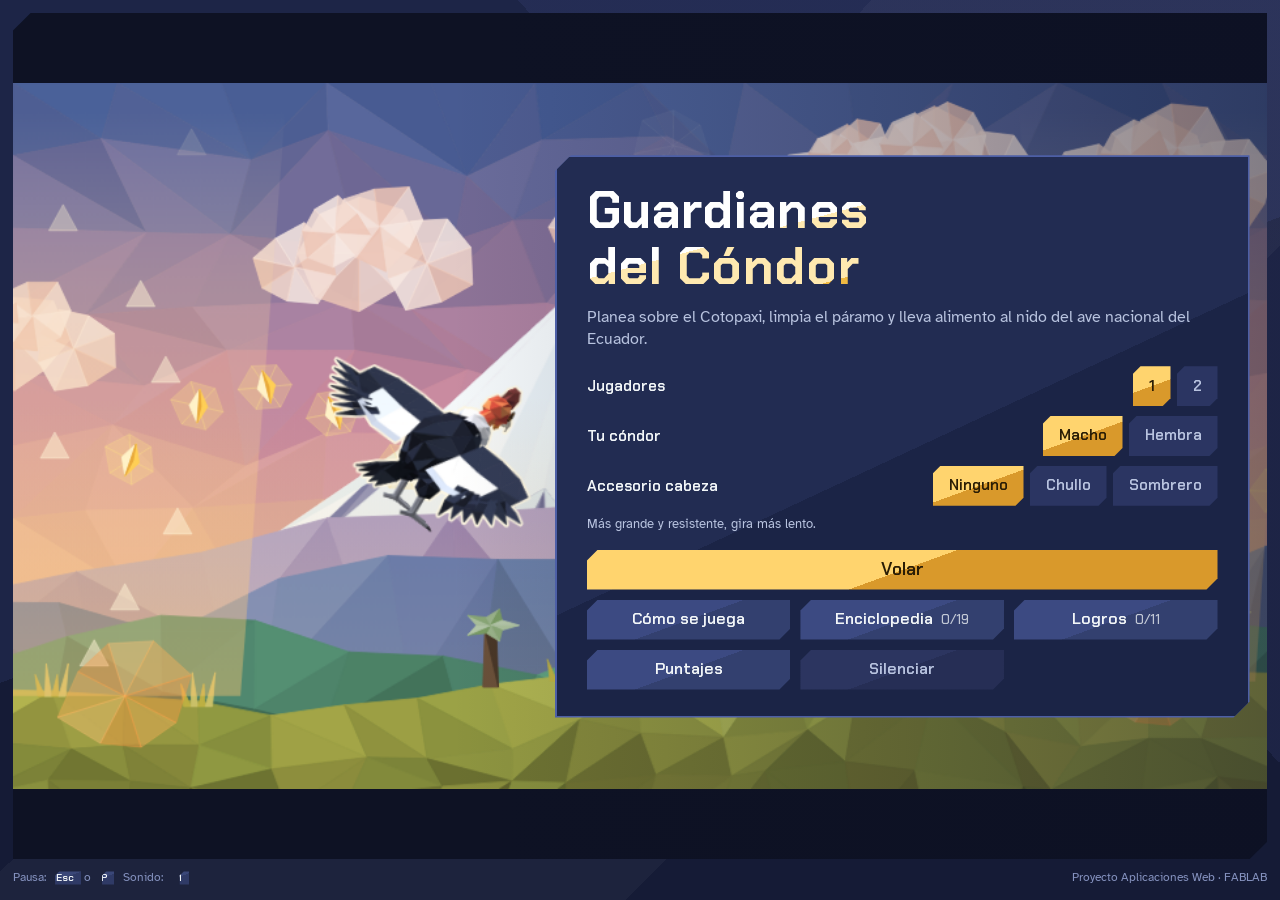
<file: static/index.html>
<!DOCTYPE html>
<html lang="es">
<head>
<meta charset="utf-8">
<meta name="viewport" content="width=device-width, initial-scale=1, viewport-fit=cover">
<meta name="theme-color" content="#1b2340">
<title>Guardianes del Cóndor · Cumbres Low-Poly</title>
<link rel="preconnect" href="https://fonts.googleapis.com">
<link rel="preconnect" href="https://fonts.gstatic.com" crossorigin>
<link rel="stylesheet" href="https://fonts.googleapis.com/css2?family=Chakra+Petch:wght@500;600;700&family=Atkinson+Hyperlegible:wght@400;700&display=swap">
<link rel="stylesheet" href="css/estilos.css">
</head>
<body>
<div class="app">

  <header class="hud oculto" id="hud" aria-label="Estado del juego">
    <section class="jug" id="hud-j1">
      <div class="jug-cab"><span class="jug-nombre" id="hud-j1-nombre">Cóndor</span><span class="gemas" id="hud-j1-vidas" aria-label="Vidas"></span></div>
      <div class="barra" id="hud-j1-energia" role="progressbar" aria-label="Energía" aria-valuemin="0" aria-valuemax="100" aria-valuenow="100"><i></i></div>
      <div class="estado-fila">
        <span class="modo" id="hud-j1-modo" data-modo="planeando" title="Planeando: alas abiertas y quietas, gratis"><i></i><span>Planeando</span></span>
        <span class="poderes" id="hud-j1-poderes"></span>
      </div>
      <div class="vista" id="hud-j1-vista">Vista de cóndor lista</div>
    </section>

    <div class="centro">
      <div class="nivel-nombre" id="hud-nivel">Guardianes del Cóndor</div>
      <div class="ruta" title="Distancia al nido y puntos de control" aria-label="Progreso hacia el nido"><i id="hud-ruta"></i><span class="marcas" id="hud-marcas"></span><b id="hud-ruta-pin"></b></div>
      <div class="cifras">
        <span>Puntos <b id="hud-puntos">0</b></span>
        <span>Altitud <b id="hud-altitud">0</b> m</span>
        <span>Páramo limpio <b id="hud-limpio">0</b>%</span>
        <span class="combo">Planeo <b id="hud-combo">×1</b></span>
        <span>Datos <b id="hud-datos">0</b></span>
        <span>Control <b id="hud-control">0/3</b></span>
      </div>
    </div>

    <section class="jug der" id="hud-j2" hidden>
      <div class="jug-cab"><span class="jug-nombre" id="hud-j2-nombre">Jugador 2</span><span class="gemas" id="hud-j2-vidas" aria-label="Vidas"></span></div>
      <div class="barra" id="hud-j2-energia" role="progressbar" aria-label="Energía jugador 2" aria-valuemin="0" aria-valuemax="100" aria-valuenow="100"><i></i></div>
      <div class="estado-fila">
        <span class="modo" id="hud-j2-modo" data-modo="planeando" title="Planeando: alas abiertas y quietas, gratis"><i></i><span>Planeando</span></span>
        <span class="poderes" id="hud-j2-poderes"></span>
      </div>
      <div class="vista" id="hud-j2-vista">Vista de cóndor lista</div>
    </section>
  </header>

  <main class="escenario" id="escenario">
    <canvas id="lienzo" width="960" height="540" role="img" aria-label="Juego: vuela como un cóndor andino sobre el páramo del Cotopaxi"></canvas>
    <div class="avisos">
      <div class="consejo" id="consejo" hidden role="status"></div>
      <div class="toasts" id="toasts" aria-live="polite"></div>
    </div>
    <div class="capa" id="capa"></div>

    <div class="tactil" id="tactil" aria-label="Controles táctiles">
      <div class="grupo">
        <button type="button" data-tecla="ArrowLeft" aria-label="Ir a la izquierda">◀</button>
        <button type="button" data-tecla="ArrowRight" aria-label="Ir a la derecha">▶</button>
      </div>
      <div class="grupo">
        <button type="button" data-tecla="KeyV" aria-label="Vista de cóndor">◉</button>
        <button type="button" data-tecla="ArrowDown" aria-label="Picada">▼</button>
        <button type="button" class="grande" data-tecla="ArrowUp" aria-label="Aletear">▲</button>
      </div>
    </div>
  </main>

  <p class="girar" aria-hidden="true">Gira el celular en horizontal para jugar mejor.</p>

  <footer class="pie">
    <span>Pausa: <kbd>Esc</kbd> o <kbd>P</kbd> &nbsp; Sonido: <kbd>M</kbd></span>
    <span>Proyecto Aplicaciones Web · FABLAB</span>
  </footer>
</div>


<dialog class="visor" id="visor" aria-label="Tu cóndor en 3D">
  <div class="visor-caja">
    <canvas id="visor-lienzo" width="960" height="540" aria-label="Tu cóndor girando en 3D"></canvas>
    <button type="button" class="visor-cerrar" id="visor-cerrar" aria-label="Cerrar">✕</button>
    <div class="visor-controles">
      <label for="v3d-cabeza" class="etq">Cabeza:</label>
      <select id="v3d-cabeza" class="seg" aria-label="Accesorio de cabeza">
        <option value="ninguno">Sin accesorio</option>
        <option value="chullo">Chullo andino</option>
        <option value="sombrero">Sombrero andino</option>
      </select>
      <button type="button" class="btn principal" id="v3d-aletear">¡Aletear!</button>
    </div>
  </div>
</dialog>

<script src="js/datos.js"></script>
<script src="js/lowpoly.js"></script>
<script src="js/condor3d.js"></script>
<script src="js/sonido.js"></script>
<script src="js/interfaz.js"></script>
<script src="js/juego.js"></script>
</body>
</html>
</file>
<file: static/css/estilos.css>
/* =====================================================================
   Guardianes del Cóndor · Cumbres Low-Poly
   Lenguaje visual: todo está hecho de facetas planas. Los paneles y
   botones tienen esquinas cortadas (chaflán) y fondos de dos tonos con
   un corte diagonal duro, como las caras de una malla 3D.
   Tipografía: Chakra Petch (esquinas cortadas, como el diseño) y
   Atkinson Hyperlegible para los textos largos.
   ===================================================================== */
:root {
  color-scheme: dark;
  --noche: #151b36;
  --faceta-a: #222c52;
  --faceta-b: #1b2446;
  --borde: #4d5fa6;
  --nieve: #f2f6f8;
  --suave: #b8c3df;
  --ocre: #f0b942;
  --ocre-b: #d9992b;
  --cresta: #e2503a;
  --loma: #7fb85d;
  --cielo: #6fa8dc;
  --peligro: #ff6a5a;
  --corte: 16px;
  --display: "Chakra Petch", "Trebuchet MS", system-ui, sans-serif;
  --cuerpo: "Atkinson Hyperlegible", "Segoe UI", Verdana, sans-serif;
  --reserva: 196px;           /* alto que ocupan HUD y pie al calcular el tamaño del juego */
}

* { box-sizing: border-box; }
[hidden] { display: none !important; }
html, body { height: 100%; }
body {
  margin: 0;
  color: var(--nieve);
  font-family: var(--cuerpo);
  font-size: 16px;
  line-height: 1.5;
  background:
    linear-gradient(135deg, transparent 0 40%, rgba(255, 255, 255, .035) 40% 70%, transparent 70%),
    linear-gradient(225deg, rgba(90, 100, 180, .12) 0 35%, transparent 35%),
    linear-gradient(160deg, #1d2547 0 50%, #151b36 50% 100%);
  background-attachment: fixed;
}

.app {
  max-width: 1120px;
  margin: 0 auto;
  padding: 12px max(14px, env(safe-area-inset-right, 0px)) 14px max(14px, env(safe-area-inset-left, 0px));
  display: flex; flex-direction: column; gap: 10px;
}

kbd {
  font-family: var(--display); font-weight: 600; font-size: .82em;
  padding: 1px 7px; color: var(--nieve);
  background: linear-gradient(160deg, #3a4778 0 50%, #2f3a66 50% 100%);
  clip-path: polygon(4px 0, 100% 0, 100% calc(100% - 4px), calc(100% - 4px) 100%, 0 100%, 0 4px);
}
:focus-visible { outline: 3px solid var(--ocre); outline-offset: 2px; }

/* ---------- Superficies facetadas ---------- */
.panel {
  --c: var(--corte);
  position: relative;
  border: 2px solid transparent;
  background:
    linear-gradient(155deg, var(--faceta-a) 0 52%, var(--faceta-b) 52% 100%) padding-box,
    var(--borde) border-box;
  clip-path: polygon(var(--c) 0, 100% 0, 100% calc(100% - var(--c)), calc(100% - var(--c)) 100%, 0 100%, 0 var(--c));
  padding: 26px 30px;
  width: min(100%, 520px);
}
.panel.ancho { width: min(100%, 860px); }
h1, h2, h3 { font-family: var(--display); margin: 0; line-height: 1.1; }
h2 { font-size: clamp(1.5rem, 3.4vw, 2rem); font-weight: 700; }
h3 { font-size: 1.05rem; font-weight: 600; color: var(--ocre); margin-bottom: 6px; }
p { margin: 0 0 12px; }
.chico { font-size: .86rem; color: var(--suave); }

/* ---------- Botones ---------- */
.btn {
  --c: 11px;
  font: 600 1rem/1 var(--display); color: var(--nieve); cursor: pointer; border: 0;
  padding: 13px 20px; min-height: 46px;
  background: linear-gradient(160deg, #3c4a82 0 50%, #33406f 50% 100%);
  clip-path: polygon(var(--c) 0, 100% 0, 100% calc(100% - var(--c)), calc(100% - var(--c)) 100%, 0 100%, 0 var(--c));
  transition: filter .15s, transform .15s;
}
.btn:hover:not(:disabled) { filter: brightness(1.2); }
.btn:active:not(:disabled) { transform: translateY(1px); }
.btn small { font-weight: 500; opacity: .75; margin-left: 4px; }
.btn.principal {
  color: #2a1d05;
  background: linear-gradient(160deg, #ffd46e 0 50%, var(--ocre-b) 50% 100%);
  font-size: 1.12rem;
}
.btn.suave { background: linear-gradient(160deg, #2c3560 0 50%, #262e55 50% 100%); color: var(--suave); }
.btn:disabled { cursor: default; opacity: .9; }

.seg {
  --c: 8px;
  font: 600 .95rem/1 var(--display); color: var(--suave); cursor: pointer; border: 0; padding: 10px 16px; min-height: 40px;
  background: #2b3562;
  clip-path: polygon(var(--c) 0, 100% 0, 100% calc(100% - var(--c)), calc(100% - var(--c)) 100%, 0 100%, 0 var(--c));
}
.seg.activo { color: #2a1d05; background: linear-gradient(160deg, #ffd46e 0 50%, var(--ocre-b) 50% 100%); }
.grupo-seg, .filtros { display: flex; gap: 6px; flex-wrap: wrap; }
.filtros { margin: 4px 0 14px; }

/* ---------- HUD ---------- */
.hud {
  display: grid; grid-template-columns: minmax(0, 1fr) minmax(0, 1.25fr) minmax(0, 1fr); gap: 10px; align-items: stretch;
}
.hud.oculto { display: none; }
.jug, .centro {
  --c: 12px; position: relative; isolation: isolate; padding: 8px 14px 10px;
  background: var(--borde);
  clip-path: polygon(var(--c) 0, 100% 0, 100% calc(100% - var(--c)), calc(100% - var(--c)) 100%, 0 100%, 0 var(--c));
}
.jug::before, .centro::before {
  content: ""; position: absolute; inset: 2px; z-index: -1;
  background: linear-gradient(155deg, #1f2850 0 55%, #19213f 55% 100%);
  clip-path: polygon(calc(var(--c) - 1px) 0, 100% 0, 100% calc(100% - var(--c) + 1px), calc(100% - var(--c) + 1px) 100%, 0 100%, 0 calc(var(--c) - 1px));
}
.jug.der { grid-column: 3; text-align: right; }
.jug.fuera { opacity: .5; }
.jug-cab { display: flex; justify-content: space-between; align-items: center; gap: 8px; margin-bottom: 6px; }
.jug.der .jug-cab { flex-direction: row-reverse; }
.jug-nombre { font: 600 .95rem var(--display); }
.gemas { display: inline-flex; gap: 4px; }
.gema {
  width: 15px; height: 17px; display: block;
  background: linear-gradient(110deg, #ff8c78 0 50%, var(--cresta) 50% 100%);
  clip-path: polygon(50% 0, 100% 34%, 50% 100%, 0 34%);
}
.gema.perdida { background: #353e66; }
.barra {
  height: 14px; background: #10152b; overflow: hidden;
  clip-path: polygon(7px 0, 100% 0, calc(100% - 7px) 100%, 0 100%);
}
.barra i {
  display: block; height: 100%; width: 100%; transition: width .12s linear;
  background: linear-gradient(100deg, #a6e07c 0 50%, var(--loma) 50% 100%);
}
.barra.baja i { background: linear-gradient(100deg, #ff9c8a 0 50%, var(--peligro) 50% 100%); animation: pulso .6s steps(2) infinite; }
@keyframes pulso { 50% { filter: brightness(1.5); } }
.vista { margin-top: 5px; font-size: .78rem; color: var(--suave); }
.centro { display: flex; flex-direction: column; justify-content: center; align-items: center; gap: 6px; text-align: center; }
.nivel-nombre { font: 700 1rem var(--display); color: var(--ocre); }
.ruta { position: relative; width: 100%; height: 8px; background: #10152b; clip-path: polygon(4px 0, 100% 0, calc(100% - 4px) 100%, 0 100%); }
.ruta i { position: absolute; inset: 0 auto 0 0; width: 0; background: linear-gradient(100deg, #ffd46e 0 50%, var(--ocre-b) 50% 100%); }
.ruta b { position: absolute; top: -3px; width: 12px; height: 14px; margin-left: -6px; background: var(--nieve); clip-path: polygon(50% 0, 100% 100%, 0 100%); left: 0; transform: rotate(90deg); }
.cifras { display: flex; flex-wrap: wrap; justify-content: center; gap: 2px 14px; font-size: .84rem; color: var(--suave); }
.cifras b { color: var(--nieve); font: 700 .95rem var(--display); }
.cifras .caliente b { color: var(--ocre); }

/* ---------- Escenario ---------- */
.escenario {
  position: relative; margin: 0 auto; background: #0e1224;
  width: min(100%, calc((100dvh - var(--reserva)) * 16 / 9));
  aspect-ratio: 16 / 9; min-width: 280px;
  clip-path: polygon(18px 0, 100% 0, 100% calc(100% - 18px), calc(100% - 18px) 100%, 0 100%, 0 18px);
  overflow: hidden;
  touch-action: none; user-select: none; -webkit-user-select: none;
}
#lienzo { width: 100%; height: 100%; display: block; }

.capa {
  position: absolute; inset: 0; display: flex; justify-content: center; align-items: center; padding: 14px;
  overflow: auto; background: rgba(12, 16, 36, .62); z-index: 5;
}
.capa.centro-menu { background: linear-gradient(90deg, transparent 35%, rgba(12, 16, 36, .45)); padding-right: 3%; }
.capa.fondo-suave { background: rgba(12, 16, 36, .5); }
.capa:empty { display: none; }
.capa > .panel { margin: auto; max-height: 100%; overflow: auto; }
.capa.centro-menu > .panel { margin: auto 0 auto auto; width: min(100%, 440px); }
.capa > .panel::-webkit-scrollbar { width: 6px; }
.capa > .panel::-webkit-scrollbar-thumb { background: #4d5fa6; }

/* Menú */
.titulo {
  font-size: clamp(2rem, 6.4vw, 3.5rem); font-weight: 700; letter-spacing: .01em; margin-bottom: 10px;
  background: linear-gradient(165deg, #ffffff 0 34%, #ffe9b0 34% 58%, #f0b942 58% 80%, #d9992b 80% 100%);
  -webkit-background-clip: text; background-clip: text; color: transparent;
}
.lema { color: var(--suave); font-size: .98rem; }
.ajustes { margin: 14px 0 16px; display: grid; gap: 10px; }
.ajuste { display: flex; align-items: center; justify-content: space-between; gap: 10px; flex-wrap: wrap; }
.etq { font: 600 .95rem var(--display); }
.nota-ajuste { font-size: .84rem; color: var(--suave); margin: 0; }
.botones { display: grid; grid-template-columns: 1fr 1fr; gap: 10px; }
.botones .principal { grid-column: 1 / -1; }
.pausa .botones { grid-template-columns: 1fr; }

/* Textos de pantallas */
.num-nivel { font: 600 .9rem var(--display); color: var(--ocre); margin-bottom: 6px; }
.texto-intro { margin: 12px 0; font-size: 1.04rem; }
.chips { list-style: none; margin: 0 0 16px; padding: 0; display: flex; flex-wrap: wrap; gap: 8px; }
.chips li {
  font: 600 .88rem var(--display); padding: 5px 12px; color: #2a1d05;
  background: linear-gradient(160deg, #ffd46e 0 50%, var(--ocre-b) 50% 100%);
  clip-path: polygon(6px 0, 100% 0, calc(100% - 6px) 100%, 0 100%);
}
.acciones { display: flex; flex-wrap: wrap; gap: 10px; margin-top: 16px; }
.dos-col { display: grid; grid-template-columns: 1fr 1fr; gap: 22px; margin-top: 10px; }
.lista { margin: 0; padding-left: 18px; }
.lista li { margin-bottom: 6px; }

/* Tablas */
.tabla { width: 100%; border-collapse: collapse; font-size: .9rem; margin: 8px 0; }
.tabla th { text-align: left; font: 600 .86rem var(--display); color: var(--ocre); padding: 6px 8px; background: #19213f; }
.tabla td { padding: 6px 8px; border-bottom: 1px solid #2f3a6b; vertical-align: top; }
.tabla.chica td:last-child { text-align: right; }
.vacio { color: var(--suave); }

/* Estrellas y logros */
.estrellas { display: inline-flex; gap: 6px; margin: 8px 0; }
.estrella {
  width: 26px; height: 26px; display: block; background: #353e66;
  clip-path: polygon(50% 0, 62% 36%, 100% 38%, 70% 60%, 80% 100%, 50% 76%, 20% 100%, 30% 60%, 0 38%, 38% 36%);
}
.estrella.llena { background: linear-gradient(110deg, #ffe08a 0 50%, var(--ocre-b) 50% 100%); }
.criterios { list-style: none; margin: 4px 0 8px; padding: 0; font-size: .92rem; color: var(--suave); }
.criterios li::before { content: "▱ "; color: #5b6aa8; }
.criterios li.ok { color: var(--nieve); }
.criterios li.ok::before { content: "▰ "; color: var(--ocre); }
.rejilla-logros { list-style: none; margin: 12px 0 0; padding: 0; display: grid; grid-template-columns: 1fr 1fr; gap: 10px; }
.logro { display: flex; gap: 12px; align-items: center; padding: 10px 12px; background: #19213f; opacity: .55; }
.logro.ganado { opacity: 1; background: linear-gradient(155deg, #2e3a6b 0 55%, #273260 55% 100%); }
.logro div { display: flex; flex-direction: column; font-size: .86rem; color: var(--suave); }
.logro strong { font: 600 .98rem var(--display); color: var(--nieve); }
.medalla { flex: none; width: 28px; height: 32px; background: #3a4574; clip-path: polygon(50% 0, 100% 25%, 100% 75%, 50% 100%, 0 75%, 0 25%); }
.logro.ganado .medalla { background: linear-gradient(110deg, #ffe08a 0 50%, var(--ocre-b) 50% 100%); }

/* Enciclopedia */
.rejilla-datos { display: grid; grid-template-columns: repeat(auto-fill, minmax(230px, 1fr)); gap: 10px; }
.dato { padding: 12px 14px; background: linear-gradient(155deg, #2b3665 0 55%, #252f5a 55% 100%); font-size: .9rem; }
.dato h3 { font-size: 1rem; }
.dato p { margin: 0 0 8px; }
.dato small { color: var(--suave); display: block; font-size: .74rem; line-height: 1.35; }
.dato.bloqueado { background: #171e3c; color: #7885b3; }
.dato.bloqueado h3 { color: #7885b3; }

/* Preguntas */
.pregunta h2 { margin-bottom: 14px; font-size: clamp(1.2rem, 2.8vw, 1.5rem); }
.opciones-pregunta { display: grid; gap: 10px; }
.opcion { text-align: left; font-weight: 500; font-size: 1rem; line-height: 1.3; }
.opcion.correcta { background: linear-gradient(160deg, #8fd36a 0 50%, #6aae48 50% 100%); color: #10230a; }
.opcion.incorrecta { background: linear-gradient(160deg, #ff8b7a 0 50%, #d9503f 50% 100%); color: #2a0b07; }
.veredicto { font: 700 1.1rem var(--display); margin: 14px 0 6px; }
.veredicto.bien { color: #9be07a; }
.veredicto.mal { color: #ff9d8e; }

/* Final */
.gran-puntaje { font: 700 clamp(2rem, 7vw, 3rem) var(--display); color: var(--ocre); margin: 6px 0; }
.gran-puntaje small { font-size: 1rem; color: var(--suave); font-weight: 500; }
.mensaje-final { margin: 10px 0 14px; padding: 14px 16px; background: linear-gradient(155deg, #2e3a6b 0 55%, #273260 55% 100%); }
.mensaje-final p { margin: 0; }
.form-puntaje label { display: block; font: 600 .95rem var(--display); margin-bottom: 6px; }
.fila-form { display: flex; gap: 10px; flex-wrap: wrap; }
.fila-form input {
  flex: 1 1 180px; min-width: 0; font: 500 1rem var(--cuerpo); color: var(--nieve); padding: 11px 14px;
  background: #10152b; border: 2px solid #3a4778; border-radius: 0;
}
.mini-ranking { margin-top: 12px; }

/* ---------- Avisos dentro del juego ---------- */
.avisos { position: absolute; top: 12px; right: 12px; width: min(360px, 42%); z-index: 6; display: flex; flex-direction: column; align-items: flex-end; gap: 8px; pointer-events: none; }
.toasts { display: flex; flex-direction: column; gap: 8px; width: 100%; }
.toast {
  --c: 12px; padding: 10px 14px 10px 16px; font-size: .82rem; line-height: 1.38; animation: entra .35s ease-out;
  background: linear-gradient(155deg, rgba(27, 35, 72, .96) 0 55%, rgba(22, 29, 60, .96) 55% 100%);
  clip-path: polygon(var(--c) 0, 100% 0, 100% calc(100% - var(--c)), calc(100% - var(--c)) 100%, 0 100%, 0 var(--c));
}
.toast strong { display: block; font: 700 .92rem var(--display); color: var(--ocre); margin-bottom: 3px; }
.toast p { margin: 0 0 4px; }
.toast small { color: var(--suave); font-size: .68rem; display: block; }
.toast.trofeo { background: linear-gradient(155deg, #ffd46e 0 55%, var(--ocre-b) 55% 100%); color: #2a1d05; }
.toast.trofeo strong { color: #2a1d05; }
.toast.sale { opacity: 0; transform: translateX(16px); transition: all .4s; }
@keyframes entra { from { opacity: 0; transform: translateX(24px); } }
.consejo {
  text-align: right; font: 600 .92rem var(--display); padding: 8px 18px; color: #2a1d05;
  background: linear-gradient(160deg, #ffe08a 0 50%, var(--ocre) 50% 100%);
  clip-path: polygon(10px 0, 100% 0, calc(100% - 10px) 100%, 0 100%);
}
.consejo.entra { animation: baja .3s ease-out; }
@keyframes baja { from { opacity: 0; transform: translateY(-12px); } }

/* ---------- Controles táctiles ---------- */
.tactil { display: none; position: absolute; inset: auto 8px 8px 8px; justify-content: space-between; align-items: flex-end; z-index: 4; pointer-events: none; }
.tactil .grupo { display: flex; gap: 10px; align-items: flex-end; }
.tactil button {
  pointer-events: auto; width: 58px; height: 58px; border: 0; color: #fff; font-size: 22px; touch-action: none;
  background: linear-gradient(160deg, rgba(120, 140, 220, .55) 0 50%, rgba(70, 85, 160, .55) 50% 100%);
  clip-path: polygon(12px 0, 100% 0, 100% calc(100% - 12px), calc(100% - 12px) 100%, 0 100%, 0 12px);
  -webkit-tap-highlight-color: transparent;
}
.tactil button.grande { width: 76px; height: 76px; font-size: 30px; background: linear-gradient(160deg, rgba(255, 212, 110, .7) 0 50%, rgba(217, 153, 43, .7) 50% 100%); color: #2a1d05; }
.tactil button.pulsado { filter: brightness(1.5); }
@media (pointer: coarse) { .tactil { display: flex; } }

.girar { display: none; text-align: center; color: var(--suave); font-size: .85rem; margin: 0; }
.pie { display: flex; justify-content: space-between; flex-wrap: wrap; gap: 6px; font-size: .78rem; color: #8592bf; }

/* ---------- Adaptación a pantallas pequeñas ---------- */
@media (max-width: 880px) {
  .capa.centro-menu { padding-right: 14px; background: rgba(12, 16, 36, .55); }
  .capa.centro-menu > .panel { margin: auto; }
  .dos-col, .rejilla-logros { grid-template-columns: 1fr; }
  .panel { padding: 20px 20px; }
}
@media (max-width: 760px) {
  :root { --reserva: 190px; }
  .escenario { clip-path: none; }
  .hud { grid-template-columns: 1fr 1fr; grid-template-areas: "centro centro" "j1 j2"; gap: 8px; }
  .centro { grid-area: centro; }
  .jug { grid-area: j1; }
  .jug.der { grid-area: j2; grid-column: auto; }
  .hud.uno .jug { grid-column: 1 / -1; }
  .jug-nombre { font-size: .88rem; }
  .vista { display: none; }
  .nivel-nombre { font-size: .9rem; }
  .cifras { font-size: .76rem; gap: 0 10px; }
  /* avisos y controles táctiles salen del juego y se pegan al borde de la pantalla */
  .avisos { position: fixed; left: 10px; right: 10px; bottom: 96px; top: auto; width: auto; align-items: stretch; z-index: 30; }
  .consejo { text-align: center; }
  .toast p { font-size: .8rem; }
  .tactil { position: fixed; inset: auto 10px 10px 10px; z-index: 31; }
  .tactil button { width: 64px; height: 64px; }
  .tactil button.grande { width: 84px; height: 84px; }
}
@media (orientation: portrait) and (max-width: 700px) { .girar { display: block; } }

/* Teléfono en horizontal: el HUD se superpone al juego para dejarle toda la altura */
@media (max-height: 520px) and (orientation: landscape) {
  :root { --reserva: 10px; }
  .app { position: relative; padding: 5px; gap: 0; }
  .pie, .girar { display: none; }
  .hud {
    position: absolute; z-index: 7; top: 9px; left: 50%; transform: translateX(-50%); pointer-events: none;
    width: min(calc(100% - 10px), calc((100dvh - 10px) * 16 / 9 - 20px));
    grid-template-columns: 1fr 1.7fr 1fr; grid-template-areas: none; gap: 5px;
  }
  .centro, .jug, .jug.der { grid-area: auto; }
  .jug.der { grid-column: 3; }
  .hud.uno .jug { grid-column: 1; }
  .jug, .centro { padding: 3px 8px 5px; }
  .jug::before, .centro::before { opacity: .9; }
  .jug-cab { margin-bottom: 3px; }
  .jug-nombre, .vista, .nivel-nombre { display: none; }
  .cifras { font-size: .68rem; gap: 0 8px; }
  .cifras b { font-size: .8rem; }
  .barra { height: 9px; }
  .ruta { height: 6px; }
  .gema { width: 11px; height: 13px; }
  .escenario { clip-path: none; }
  .gran-puntaje { font-size: 1.8rem; }
  .panel { padding: 12px 16px; }
  .titulo { font-size: 1.8rem; margin-bottom: 2px; }
  .lema, .nota-ajuste { display: none; }
  .ajustes { margin: 4px 0 8px; gap: 4px; }
  .botones { gap: 6px; }
  .btn { padding: 8px 12px; min-height: 36px; font-size: .88rem; }
  .btn.principal { font-size: .98rem; }
  .seg { padding: 7px 12px; min-height: 32px; }
  h2 { font-size: 1.25rem; }
  .texto-intro, .dato p, .tabla { font-size: .84rem; }
  .avisos { top: 52px; right: 8px; width: min(300px, 40%); position: absolute; left: auto; bottom: auto; align-items: flex-end; }
  .consejo { font-size: .76rem; padding: 4px 12px; text-align: right; }
  .toast { font-size: .72rem; padding: 6px 10px; }
  .toast strong { font-size: .8rem; }
  .tactil { position: absolute; inset: auto 6px 6px 6px; }
  .tactil button { width: 50px; height: 50px; }
  .tactil button.grande { width: 64px; height: 64px; }
}
@media (prefers-reduced-motion: reduce) {
  .toast, .consejo.entra { animation: none; }
  .barra.baja i { animation: none; }
}

/* =====================================================================
   Visor 3D del cóndor: solo el cóndor girando y el botón de aletear
   ===================================================================== */
.visor { border: 0; padding: 0; background: transparent; color: var(--nieve); width: min(920px, 96vw); max-width: none; max-height: 96dvh; overflow: visible; }
.visor::backdrop { background: rgba(8, 10, 26, .85); }
.visor[open] { animation: visor-entra .35s ease-out; }
@keyframes visor-entra { from { opacity: 0; transform: translateY(18px) scale(.97); } }
.visor-caja { position: relative; display: grid; justify-items: center; gap: 12px; }
#visor-lienzo {
  width: 100%; height: auto; max-height: calc(96dvh - 80px); aspect-ratio: 16 / 9; display: block; cursor: grab; touch-action: none; background: #5f8fcb;
  clip-path: polygon(18px 0, 100% 0, 100% calc(100% - 18px), calc(100% - 18px) 100%, 0 100%, 0 18px);
}
#visor-lienzo:active { cursor: grabbing; }
.visor-cerrar {
  --c: 9px; position: absolute; top: 12px; right: 12px; width: 44px; height: 44px; border: 0; cursor: pointer; color: var(--nieve); font-size: 1.1rem;
  background: linear-gradient(160deg, rgba(60, 74, 130, .92) 0 50%, rgba(51, 64, 111, .92) 50% 100%);
  clip-path: polygon(var(--c) 0, 100% 0, 100% calc(100% - var(--c)), calc(100% - var(--c)) 100%, 0 100%, 0 var(--c));
}
.visor-cerrar:hover { filter: brightness(1.25); }
@media (prefers-reduced-motion: reduce) { .visor[open] { animation: none; } }

/* ---------- Modo de vuelo y poderes en el HUD ---------- */
.estado-fila { display: flex; flex-wrap: wrap; align-items: center; gap: 6px 8px; margin-top: 5px; min-height: 24px; }
.jug.der .estado-fila { justify-content: flex-end; }
.modo {
  --mc: #9aa3c7; display: inline-flex; align-items: center; gap: 6px; padding: 3px 12px 3px 9px; font: 700 .8rem var(--display); color: var(--mc);
  background: #10152b; clip-path: polygon(6px 0, 100% 0, calc(100% - 6px) 100%, 0 100%);
}
.modo i { width: 10px; height: 10px; background: var(--mc); clip-path: polygon(50% 0, 100% 50%, 50% 100%, 0 50%); }
.modo[data-modo="aleteando"] { --mc: #ffb06a; }
.modo[data-modo="planeando"] { --mc: #9fe3ff; }
.modo[data-modo="termica"] { --mc: #ffd46e; }
.modo[data-modo="picada"] { --mc: #ff8a7a; }
.modo[data-modo="comiendo"] { --mc: #8fe58a; }
.poderes { display: inline-flex; flex-wrap: wrap; gap: 5px; }
.pod {
  display: inline-flex; align-items: center; gap: 5px; padding: 2px 9px 2px 7px; font: 600 .72rem var(--display); color: #10152b;
  background: var(--c); clip-path: polygon(5px 0, 100% 0, calc(100% - 5px) 100%, 0 100%);
}
.pod i { width: 8px; height: 8px; background: #10152b; clip-path: polygon(50% 0, 100% 50%, 50% 100%, 0 50%); opacity: .7; }
.pod b { font-weight: 700; }
.sub-poderes { margin-top: 14px; }
.rejilla-poderes { list-style: none; margin: 6px 0 0; padding: 0; display: grid; grid-template-columns: 1fr 1fr; gap: 8px; }
.rejilla-poderes li { display: flex; gap: 10px; align-items: center; padding: 8px 10px; background: #19213f; }
.rejilla-poderes .orbe { flex: none; width: 26px; height: 28px; background: var(--c); clip-path: polygon(50% 0, 100% 25%, 100% 75%, 50% 100%, 0 75%, 0 25%); }
.rejilla-poderes div { display: flex; flex-direction: column; font-size: .82rem; color: var(--suave); }
.rejilla-poderes strong { font: 600 .92rem var(--display); color: var(--nieve); }
@media (max-width: 880px) { .rejilla-poderes { grid-template-columns: 1fr; } }
@media (max-width: 760px) { :root { --reserva: 235px; } .modo { font-size: .74rem; } }
@media (max-height: 520px) and (orientation: landscape) {
  .estado-fila { margin-top: 2px; min-height: 0; gap: 3px 5px; }
  .modo { font-size: .62rem; padding: 1px 8px 1px 6px; }
  .pod { font-size: .6rem; padding: 1px 6px; }
}

/* marcas de puntos de control sobre la barra de progreso */
.ruta .marcas u { position: absolute; top: 0; bottom: 0; width: 3px; margin-left: -1px; background: #7380b8; }
.ruta .marcas u.on { background: #ffd46e; box-shadow: 0 0 4px #ffd46e; }

/* ---------- Distribución adaptativa: rama pruebas ---------- */
.app {
  width: 100%; max-width: none;
  height: 100vh; height: 100dvh;
  padding: clamp(6px, 1vw, 16px);
  gap: clamp(6px, 1vh, 12px);
}
.hud, .pie, .girar { flex: 0 0 auto; }
.escenario {
  flex: 1 1 0; width: 100%; min-width: 0; min-height: 0;
  aspect-ratio: auto; margin: 0;
}
#lienzo { width: 100%; height: 100%; object-fit: contain; }
.hud.uno { grid-template-columns: minmax(0, 1fr) minmax(0, 2fr); }
.capa { display: block; padding: clamp(8px, 2vw, 24px); touch-action: pan-y; }
.capa > .panel { max-height: none; overflow: visible; margin: 0 auto; }
.capa.centro-menu { display: flex; align-items: safe center; justify-content: flex-end; }
.capa.centro-menu > .panel {
  margin: auto 0 auto auto; width: min(100%, 600px);
  padding: clamp(16px, 2vw, 32px);
}
.titulo { font-size: clamp(2rem, 4vw, 3.5rem); }
.capa > .panel.ancho { width: min(100%, 1000px); }
.tabla { overflow-wrap: anywhere; }
.visor { width: min(96vw, calc((96dvh - 80px) * 16 / 9)); }
#visor-lienzo { object-fit: contain; }
.avisos { z-index: 4; }
.escenario:has(.capa:not([hidden]):not(:empty)) .tactil { display: none; }
@media (max-width: 760px) {
  .app { padding: 8px; }
  .hud.uno { grid-template-columns: 1fr 1fr; }
  .hud.uno .jug { grid-column: 1 / -1; }
  .capa.centro-menu { justify-content: center; background: rgba(12,16,36,.65); }
  .capa.centro-menu > .panel { margin: auto; }
  .avisos { position: absolute; inset: 8px 8px auto 8px; width: auto; }
  .tactil { position: absolute; inset: auto 6px 6px; }
  .tactil .grupo { gap: 5px; }
  .tactil button, .tactil button.grande { width: clamp(44px, 12vw, 64px); height: clamp(44px, 12vw, 64px); }
  .rejilla-datos { grid-template-columns: repeat(auto-fit, minmax(min(100%, 230px), 1fr)); }
}
@media (max-height: 520px) and (orientation: landscape) {
  .app { padding: 5px; }
  .hud { width: calc(100% - 20px); }
  .hud.uno { grid-template-columns: 1fr 2fr; }
  .hud.uno .jug { grid-column: 1; }
  .capa.centro-menu > .panel { padding: 12px 16px; }
  .titulo { font-size: 1.8rem; }
  .avisos { inset: 52px 8px auto auto; width: min(300px, 40%); }
}
.escenario { touch-action: auto; }
#lienzo, .tactil button { touch-action: none; }

/* ---------- Menú adaptable al espacio real del escenario ---------- */
.capa.centro-menu {
  container-type: size;
  padding: clamp(8px, 1.4vw, 20px);
  align-items: safe center;
  overflow: auto;
}
.capa.centro-menu > .panel.menu {
  flex: 0 0 auto;
  width: min(100%, 680px);
  padding: clamp(12px, 3.2cqh, 28px) clamp(14px, 2.5cqw, 30px);
  line-height: 1.35;
}
.menu .titulo { font-size: clamp(1.65rem, 7.8cqh, 3.2rem); margin-bottom: clamp(6px, 1.4cqh, 12px); }
.menu .lema { margin-bottom: 0; font-size: clamp(.88rem, 2.8cqh, 1rem); }
.menu .ajustes { margin: clamp(8px, 2cqh, 16px) 0; gap: clamp(5px, 1.2cqh, 10px); }
.menu .botones { gap: clamp(5px, 1.3cqh, 10px); grid-template-columns: repeat(6, minmax(0, 1fr)); }
.menu .botones .btn { grid-column: span 3; min-width: 0; min-height: 40px; padding: 9px 8px; line-height: 1.15; white-space: normal; }
.menu .botones .principal { grid-column: 1 / -1; }
.menu .botones .suave { grid-column: 1 / -1; }
@container (min-width: 900px) {
  .capa.centro-menu > .panel.menu { width: min(57%, 760px); }
  .menu .botones .btn:not(.principal) { grid-column: span 2; }
  .menu .botones .suave { grid-column: span 4; }
}
@container (min-width: 650px) and (max-height: 470px) {
  .capa.centro-menu > .panel.menu { width: min(78%, 760px); padding: 10px 16px; }
  .menu .titulo { font-size: clamp(1.4rem, 7cqh, 2rem); }
  .menu .ajustes { grid-template-columns: repeat(2, minmax(0, 1fr)); gap: 5px 16px; margin: 8px 0; }
  .menu .nota-ajuste { grid-column: 1 / -1; }
  .menu .botones .btn:not(.principal) { grid-column: span 2; }
  .menu .botones .suave { grid-column: span 4; }
  .menu .botones .btn { min-height: 32px; padding: 7px; font-size: .88rem; }
  .menu .seg { min-height: 32px; padding: 7px 10px; }
}
@container (max-width: 420px) {
  .capa.centro-menu > .panel.menu { padding: 14px; }
  .menu .botones .btn { font-size: .86rem; }
  .menu .ajuste { gap: 5px; }
}
</file>
